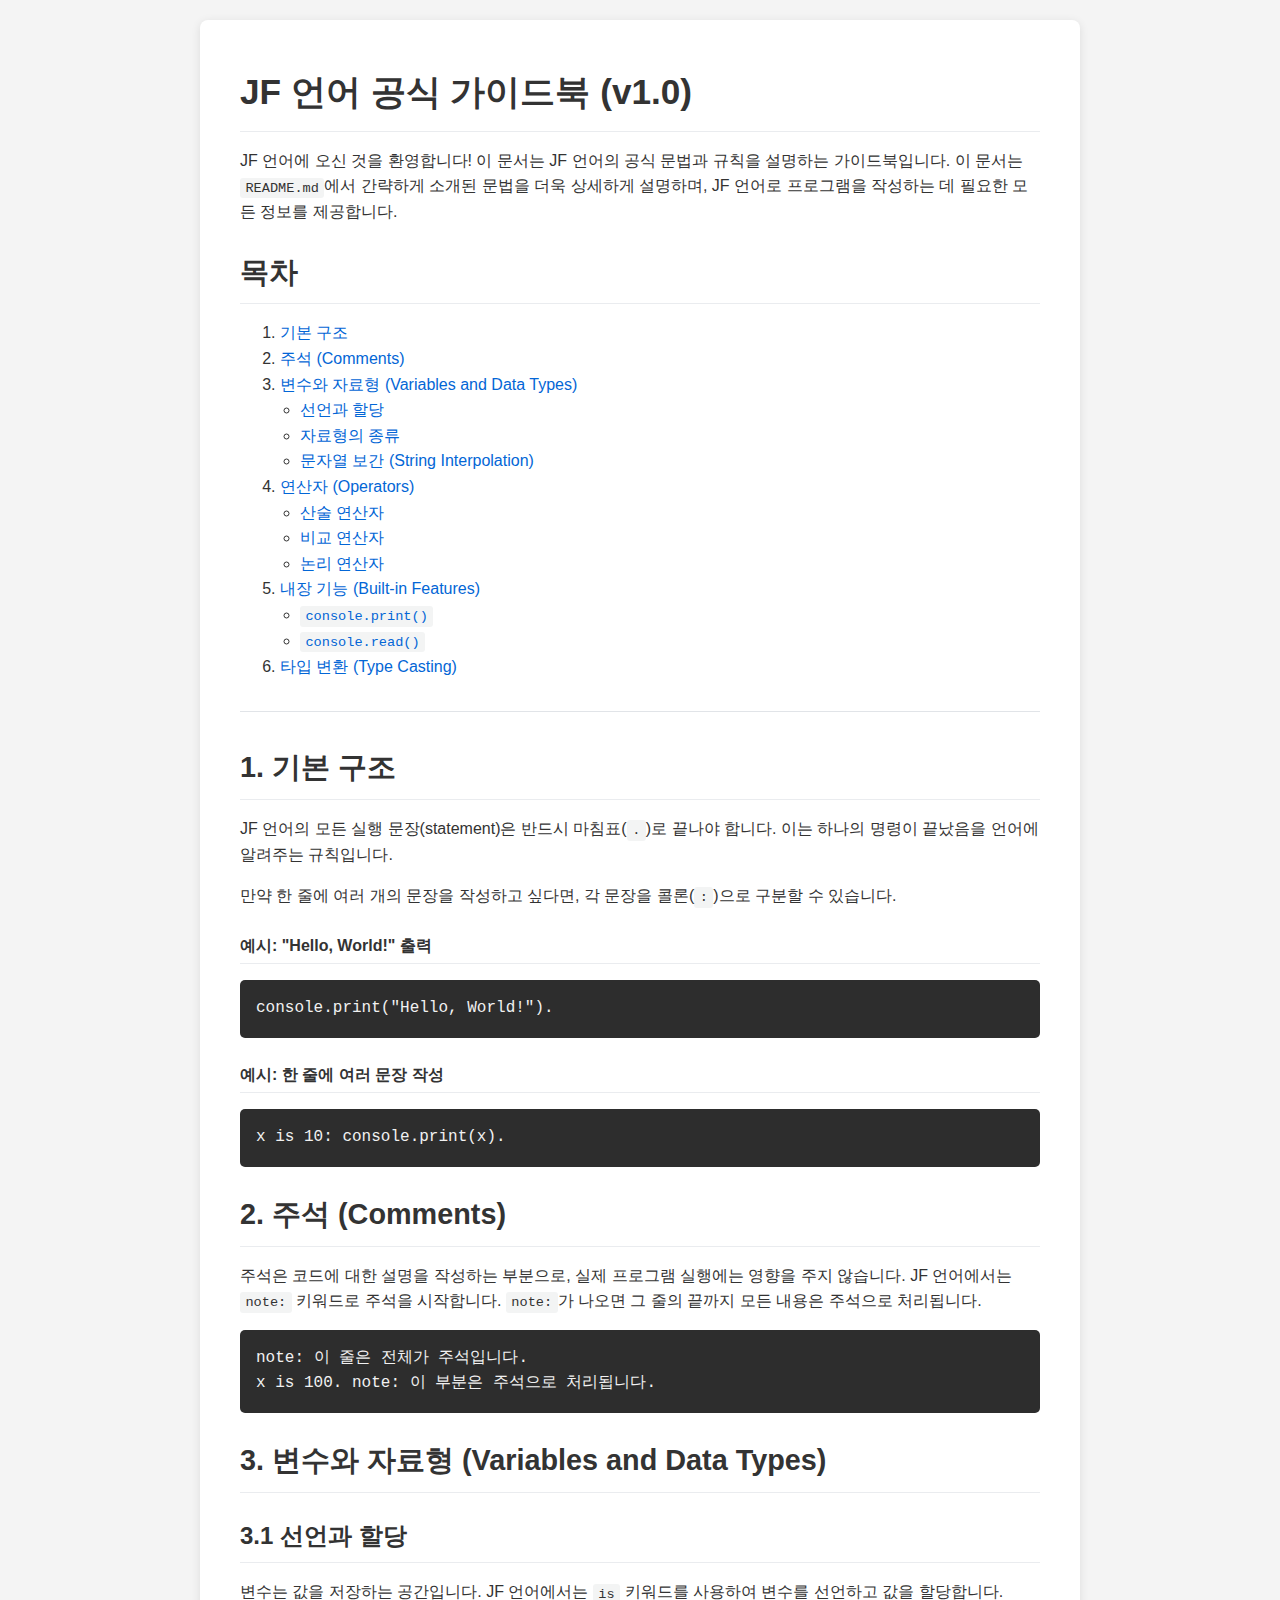
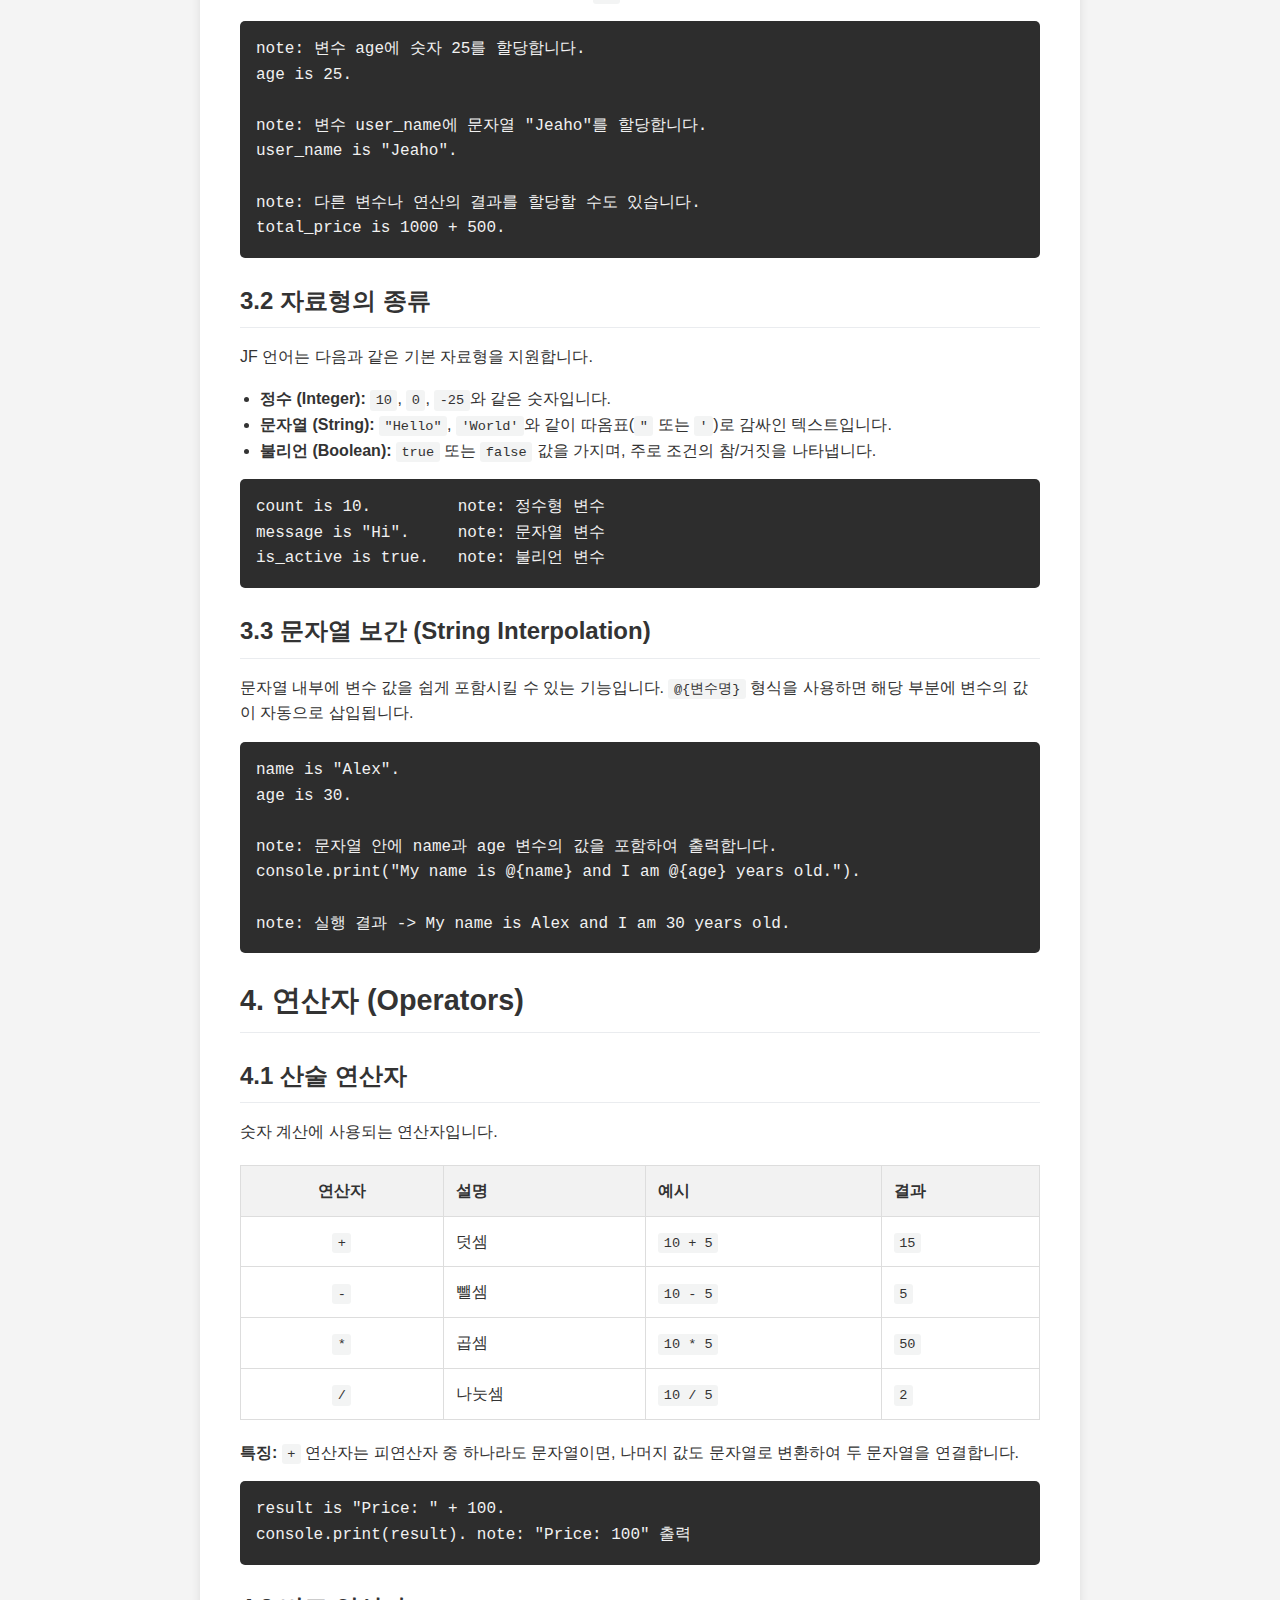
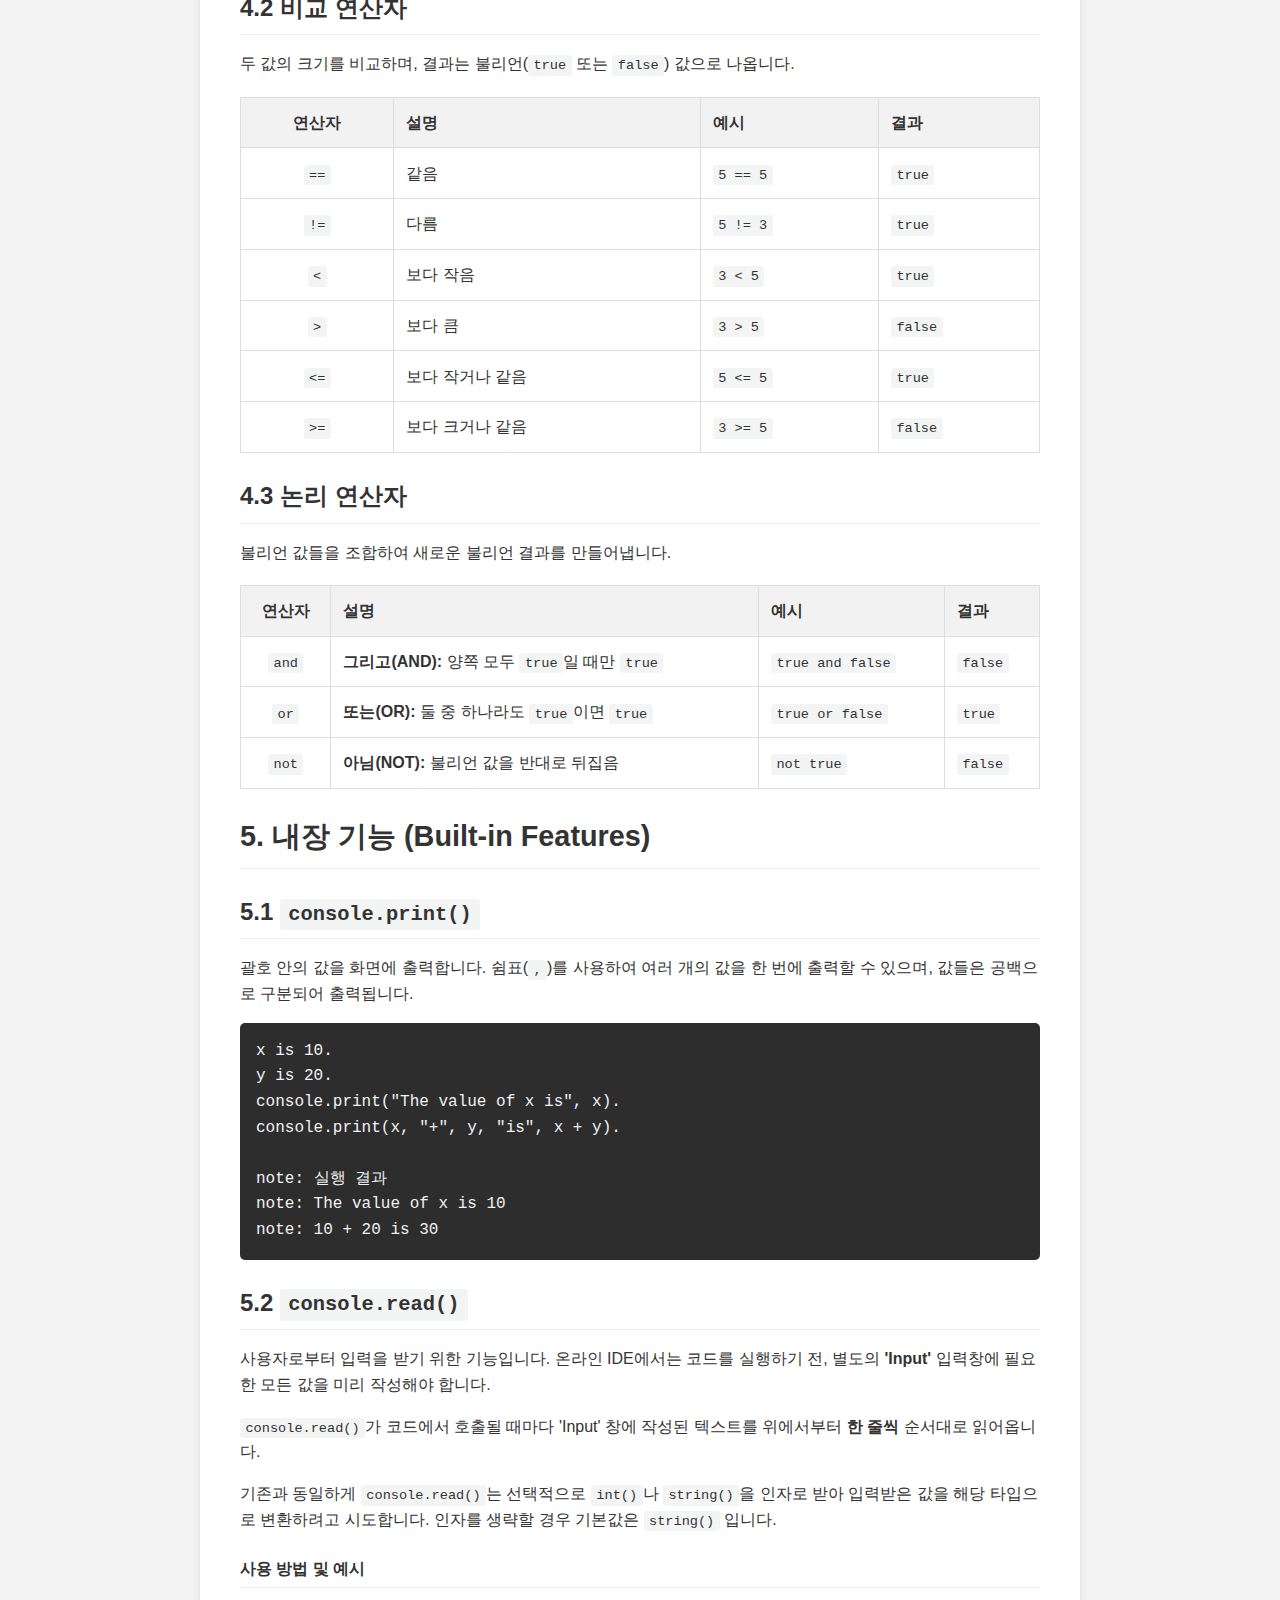
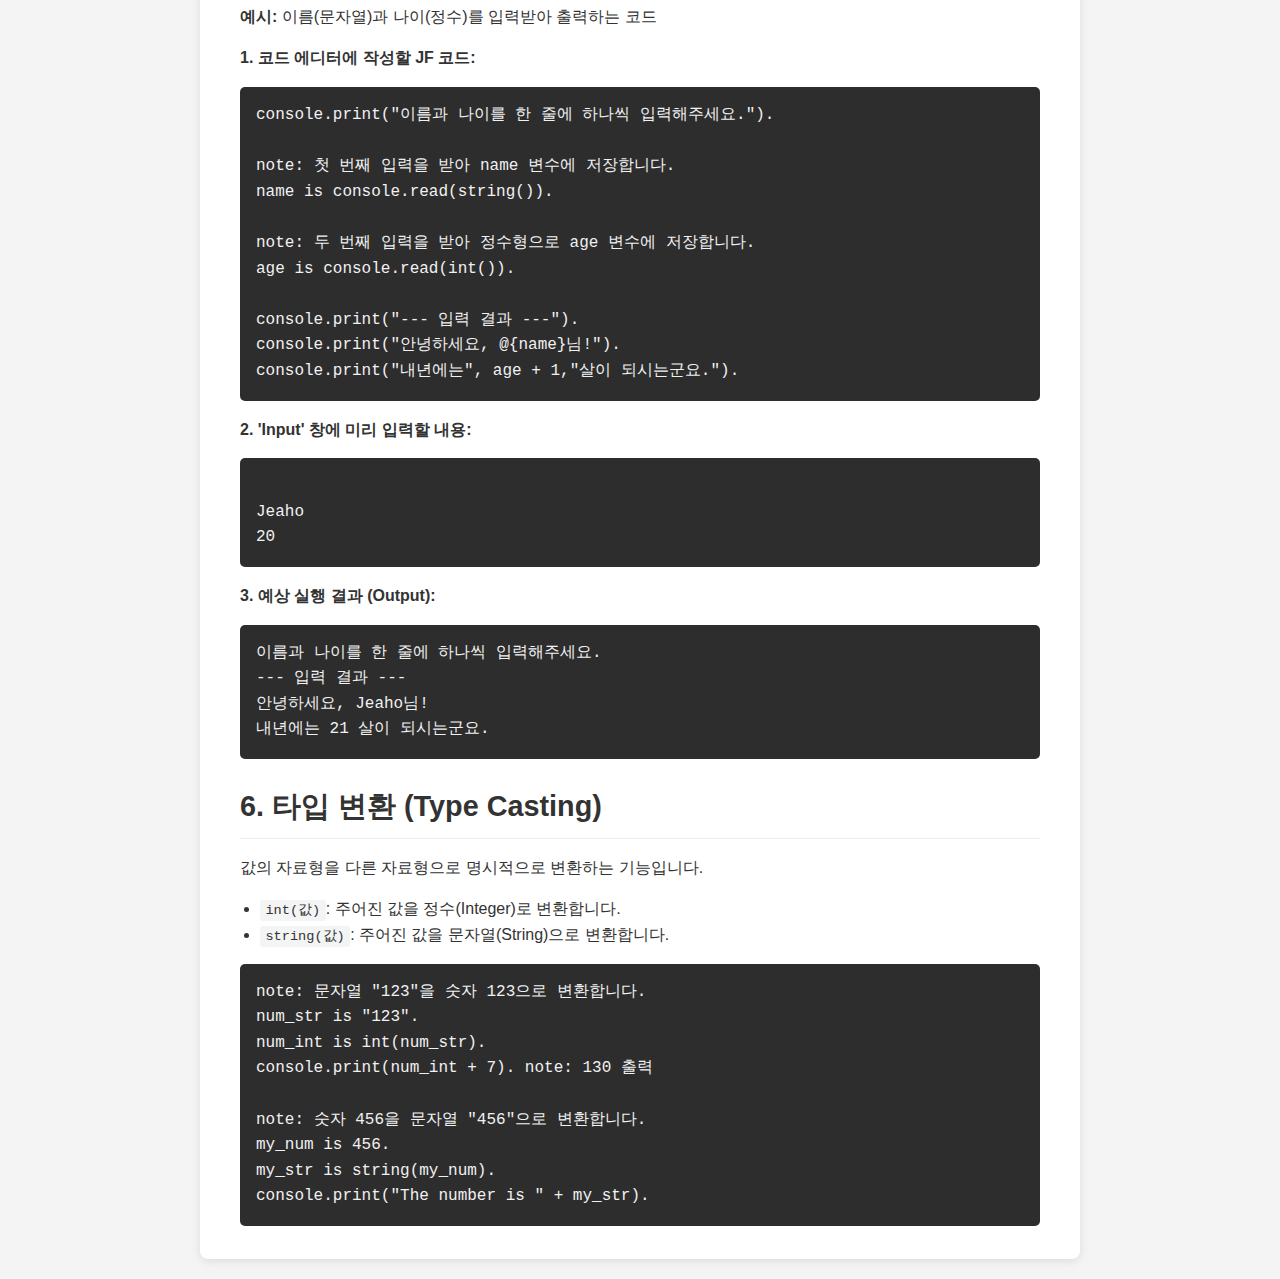
<file: frontend/GUIDE.html>
<!DOCTYPE html>
<html lang="ko">
<head>
    <meta charset="UTF-8">
    <meta name="viewport" content="width=device-width, initial-scale=1.0">
    <title>JF 언어 공식 가이드북</title>
    <style>
        body {
            font-family: -apple-system, BlinkMacSystemFont, "Segoe UI", Roboto, Oxygen, Ubuntu, Cantarell, "Fira Sans", "Droid Sans", "Helvetica Neue", sans-serif;
            line-height: 1.6;
            color: #333;
            background-color: #f4f4f4;
            margin: 0;
            padding: 20px;
        }
        .container {
            max-width: 800px;
            margin: 0 auto;
            background-color: #fff;
            padding: 20px 40px;
            border-radius: 8px;
            box-shadow: 0 2px 10px rgba(0,0,0,0.1);
        }
        h1, h2, h3, h4 {
            border-bottom: 1px solid #eaecef;
            padding-bottom: 0.3em;
            margin-top: 24px;
            margin-bottom: 16px;
        }
        h1 { font-size: 2.2em; }
        h2 { font-size: 1.8em; }
        h3 { font-size: 1.5em; }

        a {
            color: #0366d6;
            text-decoration: none;
        }
        a:hover {
            text-decoration: underline;
        }

        code {
            font-family: "SFMono-Regular", Consolas, "Liberation Mono", Menlo, Courier, monospace;
            background-color: rgba(27,31,35,0.05);
            padding: 0.2em 0.4em;
            margin: 0;
            font-size: 85%;
            border-radius: 3px;
        }

        pre {
            background-color: #2d2d2d;
            color: #f1f1f1;
            padding: 16px;
            border-radius: 5px;
            overflow-x: auto;
        }

        pre code {
            background-color: transparent;
            padding: 0;
            margin: 0;
            font-size: 100%;
            color: inherit;
        }

        table {
            width: 100%;
            border-collapse: collapse;
            margin: 20px 0;
        }

        th, td {
            border: 1px solid #ddd;
            padding: 12px;
            text-align: left;
        }

        th {
            background-color: #f2f2f2;
            font-weight: bold;
        }

        ul {
            padding-left: 20px;
        }

        hr {
            border: 0;
            height: 1px;
            background: #e1e4e8;
            margin: 32px 0;
        }

    </style>
</head>
<body>
    <div class="container">
        <h1>JF 언어 공식 가이드북 (v1.0)</h1>
        <p>JF 언어에 오신 것을 환영합니다! 이 문서는 JF 언어의 공식 문법과 규칙을 설명하는 가이드북입니다. 이 문서는 <code>README.md</code>에서 간략하게 소개된 문법을 더욱 상세하게 설명하며, JF 언어로 프로그램을 작성하는 데 필요한 모든 정보를 제공합니다.</p>

        <h2 id="toc">목차</h2>
        <ol>
            <li><a href="#1-기본-구조">기본 구조</a></li>
            <li><a href="#2-주석-comments">주석 (Comments)</a></li>
            <li><a href="#3-변수와-자료형-variables-and-data-types">변수와 자료형 (Variables and Data Types)</a>
                <ul>
                    <li><a href="#31-선언과-할당">선언과 할당</a></li>
                    <li><a href="#32-자료형의-종류">자료형의 종류</a></li>
                    <li><a href="#33-문자열-보간-string-interpolation">문자열 보간 (String Interpolation)</a></li>
                </ul>
            </li>
            <li><a href="#4-연산자-operators">연산자 (Operators)</a>
                <ul>
                    <li><a href="#41-산술-연산자">산술 연산자</a></li>
                    <li><a href="#42-비교-연산자">비교 연산자</a></li>
                    <li><a href="#43-논리-연산자">논리 연산자</a></li>
                </ul>
            </li>
            <li><a href="#5-내장-기능-built-in-features">내장 기능 (Built-in Features)</a>
                <ul>
                    <li><a href="#51-consoleprint"><code>console.print()</code></a></li>
                    <li><a href="#52-consoleread"><code>console.read()</code></a></li>
                </ul>
            </li>
            <li><a href="#6-타입-변환-type-casting">타입 변환 (Type Casting)</a></li>
        </ol>

        <hr>

        <h2 id="1-기본-구조">1. 기본 구조</h2>
        <p>JF 언어의 모든 실행 문장(statement)은 반드시 마침표(<code>.</code>)로 끝나야 합니다. 이는 하나의 명령이 끝났음을 언어에 알려주는 규칙입니다.</p>
        <p>만약 한 줄에 여러 개의 문장을 작성하고 싶다면, 각 문장을 콜론(<code>:</code>)으로 구분할 수 있습니다.</p>
        <h4>예시: "Hello, World!" 출력</h4>
        <pre><code>console.print("Hello, World!").</code></pre>
        <h4>예시: 한 줄에 여러 문장 작성</h4>
        <pre><code>x is 10: console.print(x).</code></pre>

        <h2 id="2-주석-comments">2. 주석 (Comments)</h2>
        <p>주석은 코드에 대한 설명을 작성하는 부분으로, 실제 프로그램 실행에는 영향을 주지 않습니다. JF 언어에서는 <code>note:</code> 키워드로 주석을 시작합니다. <code>note:</code>가 나오면 그 줄의 끝까지 모든 내용은 주석으로 처리됩니다.</p>
        <pre><code>note: 이 줄은 전체가 주석입니다.
x is 100. note: 이 부분은 주석으로 처리됩니다.</code></pre>

        <h2 id="3-변수와-자료형-variables-and-data-types">3. 변수와 자료형 (Variables and Data Types)</h2>
        
        <h3 id="31-선언과-할당">3.1 선언과 할당</h3>
        <p>변수는 값을 저장하는 공간입니다. JF 언어에서는 <code>is</code> 키워드를 사용하여 변수를 선언하고 값을 할당합니다.</p>
        <pre><code>note: 변수 age에 숫자 25를 할당합니다.
age is 25.

note: 변수 user_name에 문자열 "Jeaho"를 할당합니다.
user_name is "Jeaho".

note: 다른 변수나 연산의 결과를 할당할 수도 있습니다.
total_price is 1000 + 500.</code></pre>

        <h3 id="32-자료형의-종류">3.2 자료형의 종류</h3>
        <p>JF 언어는 다음과 같은 기본 자료형을 지원합니다.</p>
        <ul>
            <li><strong>정수 (Integer):</strong> <code>10</code>, <code>0</code>, <code>-25</code>와 같은 숫자입니다.</li>
            <li><strong>문자열 (String):</strong> <code>"Hello"</code>, <code>'World'</code>와 같이 따옴표(<code>"</code> 또는 <code>'</code>)로  감싸인 텍스트입니다.</li>
            <li><strong>불리언 (Boolean):</strong> <code>true</code> 또는 <code>false</code> 값을 가지며, 주로 조건의 참/거짓을 나타냅니다.</li>
        </ul>
        <pre><code>count is 10.         note: 정수형 변수
message is "Hi".     note: 문자열 변수
is_active is true.   note: 불리언 변수</code></pre>

        <h3 id="33-문자열-보간-string-interpolation">3.3 문자열 보간 (String Interpolation)</h3>
        <p>문자열 내부에 변수 값을 쉽게 포함시킬 수 있는 기능입니다. <code>@{변수명}</code> 형식을 사용하면 해당 부분에 변수의 값이 자동으로 삽입됩니다.</p>
        <pre><code>name is "Alex".
age is 30.

note: 문자열 안에 name과 age 변수의 값을 포함하여 출력합니다.
console.print("My name is @{name} and I am @{age} years old.").

note: 실행 결과 -> My name is Alex and I am 30 years old.</code></pre>

        <h2 id="4-연산자-operators">4. 연산자 (Operators)</h2>

        <h3 id="41-산술-연산자">4.1 산술 연산자</h3>
        <p>숫자 계산에 사용되는 연산자입니다.</p>
        <table>
            <thead>
                <tr>
                    <th style="text-align:center;">연산자</th>
                    <th>설명</th>
                    <th>예시</th>
                    <th>결과</th>
                </tr>
            </thead>
            <tbody>
                <tr>
                    <td style="text-align:center;"><code>+</code></td>
                    <td>덧셈</td>
                    <td><code>10 + 5</code></td>
                    <td><code>15</code></td>
                </tr>
                <tr>
                    <td style="text-align:center;"><code>-</code></td>
                    <td>뺄셈</td>
                    <td><code>10 - 5</code></td>
                    <td><code>5</code></td>
                </tr>
                <tr>
                    <td style="text-align:center;"><code>*</code></td>
                    <td>곱셈</td>
                    <td><code>10 * 5</code></td>
                    <td><code>50</code></td>
                </tr>
                <tr>
                    <td style="text-align:center;"><code>/</code></td>
                    <td>나눗셈</td>
                    <td><code>10 / 5</code></td>
                    <td><code>2</code></td>
                </tr>
            </tbody>
        </table>
        <p><strong>특징:</strong> <code>+</code> 연산자는 피연산자 중 하나라도 문자열이면, 나머지 값도 문자열로 변환하여 두 문자열을 연결합니다.</p>
        <pre><code>result is "Price: " + 100.
console.print(result). note: "Price: 100" 출력</code></pre>

        <h3 id="42-비교-연산자">4.2 비교 연산자</h3>
        <p>두 값의 크기를 비교하며, 결과는 불리언(<code>true</code> 또는 <code>false</code>) 값으로 나옵니다.</p>
        <table>
            <thead>
                <tr>
                    <th style="text-align:center;">연산자</th>
                    <th>설명</th>
                    <th>예시</th>
                    <th>결과</th>
                </tr>
            </thead>
            <tbody>
                <tr>
                    <td style="text-align:center;"><code>==</code></td>
                    <td>같음</td>
                    <td><code>5 == 5</code></td>
                    <td><code>true</code></td>
                </tr>
                <tr>
                    <td style="text-align:center;"><code>!=</code></td>
                    <td>다름</td>
                    <td><code>5 != 3</code></td>
                    <td><code>true</code></td>
                </tr>
                 <tr>
                    <td style="text-align:center;"><code>&lt;</code></td>
                    <td>보다 작음</td>
                    <td><code>3 &lt; 5</code></td>
                    <td><code>true</code></td>
                </tr>
                 <tr>
                    <td style="text-align:center;"><code>&gt;</code></td>
                    <td>보다 큼</td>
                    <td><code>3 &gt; 5</code></td>
                    <td><code>false</code></td>
                </tr>
                 <tr>
                    <td style="text-align:center;"><code>&lt;=</code></td>
                    <td>보다 작거나 같음</td>
                    <td><code>5 &lt;= 5</code></td>
                    <td><code>true</code></td>
                </tr>
                 <tr>
                    <td style="text-align:center;"><code>&gt;=</code></td>
                    <td>보다 크거나 같음</td>
                    <td><code>3 &gt;= 5</code></td>
                    <td><code>false</code></td>
                </tr>
            </tbody>
        </table>

        <h3 id="43-논리-연산자">4.3 논리 연산자</h3>
        <p>불리언 값들을 조합하여 새로운 불리언 결과를 만들어냅니다.</p>
        <table>
            <thead>
                <tr>
                    <th style="text-align:center;">연산자</th>
                    <th>설명</th>
                    <th>예시</th>
                    <th>결과</th>
                </tr>
            </thead>
            <tbody>
                <tr>
                    <td style="text-align:center;"><code>and</code></td>
                    <td><strong>그리고(AND):</strong> 양쪽 모두 <code>true</code>일 때만 <code>true</code></td>
                    <td><code>true and false</code></td>
                    <td><code>false</code></td>
                </tr>
                <tr>
                    <td style="text-align:center;"><code>or</code></td>
                    <td><strong>또는(OR):</strong> 둘 중 하나라도 <code>true</code>이면 <code>true</code></td>
                    <td><code>true or false</code></td>
                    <td><code>true</code></td>
                </tr>
                <tr>
                    <td style="text-align:center;"><code>not</code></td>
                    <td><strong>아님(NOT):</strong> 불리언 값을 반대로 뒤집음</td>
                    <td><code>not true</code></td>
                    <td><code>false</code></td>
                </tr>
            </tbody>
        </table>

        <h2 id="5-내장-기능-built-in-features">5. 내장 기능 (Built-in Features)</h2>

        <h3 id="51-consoleprint">5.1 <code>console.print()</code></h3>
        <p>괄호 안의 값을 화면에 출력합니다. 쉼표(<code>,</code>)를 사용하여 여러 개의 값을 한 번에 출력할 수 있으며, 값들은 공백으로 구분되어 출력됩니다.</p>
        <pre><code>x is 10.
y is 20.
console.print("The value of x is", x).
console.print(x, "+", y, "is", x + y).

note: 실행 결과
note: The value of x is 10
note: 10 + 20 is 30</code></pre>

        <h3 id="52-consoleread">5.2 <code>console.read()</code></h3>
        <p>
            사용자로부터 입력을 받기 위한 기능입니다. 온라인 IDE에서는 코드를 실행하기 전, 별도의 <strong>'Input'</strong> 입력창에 필요한 모든 값을 미리 작성해야 합니다.
        </p>
        <p>
            <code>console.read()</code>가 코드에서 호출될 때마다 'Input' 창에 작성된 텍스트를 위에서부터 <strong>한 줄씩</strong> 순서대로 읽어옵니다.
        </p>
        <p>
            기존과 동일하게 <code>console.read()</code>는 선택적으로 <code>int()</code>나 <code>string()</code>을 인자로 받아 입력받은 값을 해당 타입으로 변환하려고 시도합니다. 인자를 생략할 경우 기본값은 <code>string()</code> 입니다.
        </p>

        <h4>사용 방법 및 예시</h4>
        <p><strong>예시:</strong> 이름(문자열)과 나이(정수)를 입력받아 출력하는 코드</p>

        <p><strong>1. 코드 에디터에 작성할 JF 코드:</strong></p>
        <pre><code>console.print("이름과 나이를 한 줄에 하나씩 입력해주세요.").

note: 첫 번째 입력을 받아 name 변수에 저장합니다.
name is console.read(string()).

note: 두 번째 입력을 받아 정수형으로 age 변수에 저장합니다.
age is console.read(int()).

console.print("--- 입력 결과 ---").
console.print("안녕하세요, @{name}님!").
console.print("내년에는", age + 1,"살이 되시는군요.").</code></pre>

        <p><strong>2. 'Input' 창에 미리 입력할 내용:</strong></p>
        <pre style="background-color:#2d2d2d; color:#f1f1f1;">
        <code>
Jeaho
20     </code></pre>

        <p><strong>3. 예상 실행 결과 (Output):</strong></p>
        <pre style="background-color:#2d2d2d; color:#f1f1f1;"><code>이름과 나이를 한 줄에 하나씩 입력해주세요.
--- 입력 결과 ---
안녕하세요, Jeaho님!
내년에는 21 살이 되시는군요.</code></pre>

        <h2 id="6-타입-변환-type-casting">6. 타입 변환 (Type Casting)</h2>
        <p>값의 자료형을 다른 자료형으로 명시적으로 변환하는 기능입니다.</p>
        <ul>
            <li><code>int(값)</code>: 주어진 값을 정수(Integer)로 변환합니다.</li>
            <li><code>string(값)</code>: 주어진 값을 문자열(String)으로 변환합니다.</li>
        </ul>
        <pre><code>note: 문자열 "123"을 숫자 123으로 변환합니다.
num_str is "123".
num_int is int(num_str).
console.print(num_int + 7). note: 130 출력

note: 숫자 456을 문자열 "456"으로 변환합니다.
my_num is 456.
my_str is string(my_num).
console.print("The number is " + my_str).</code></pre>
    </div>
</body>
</html>
</file>
